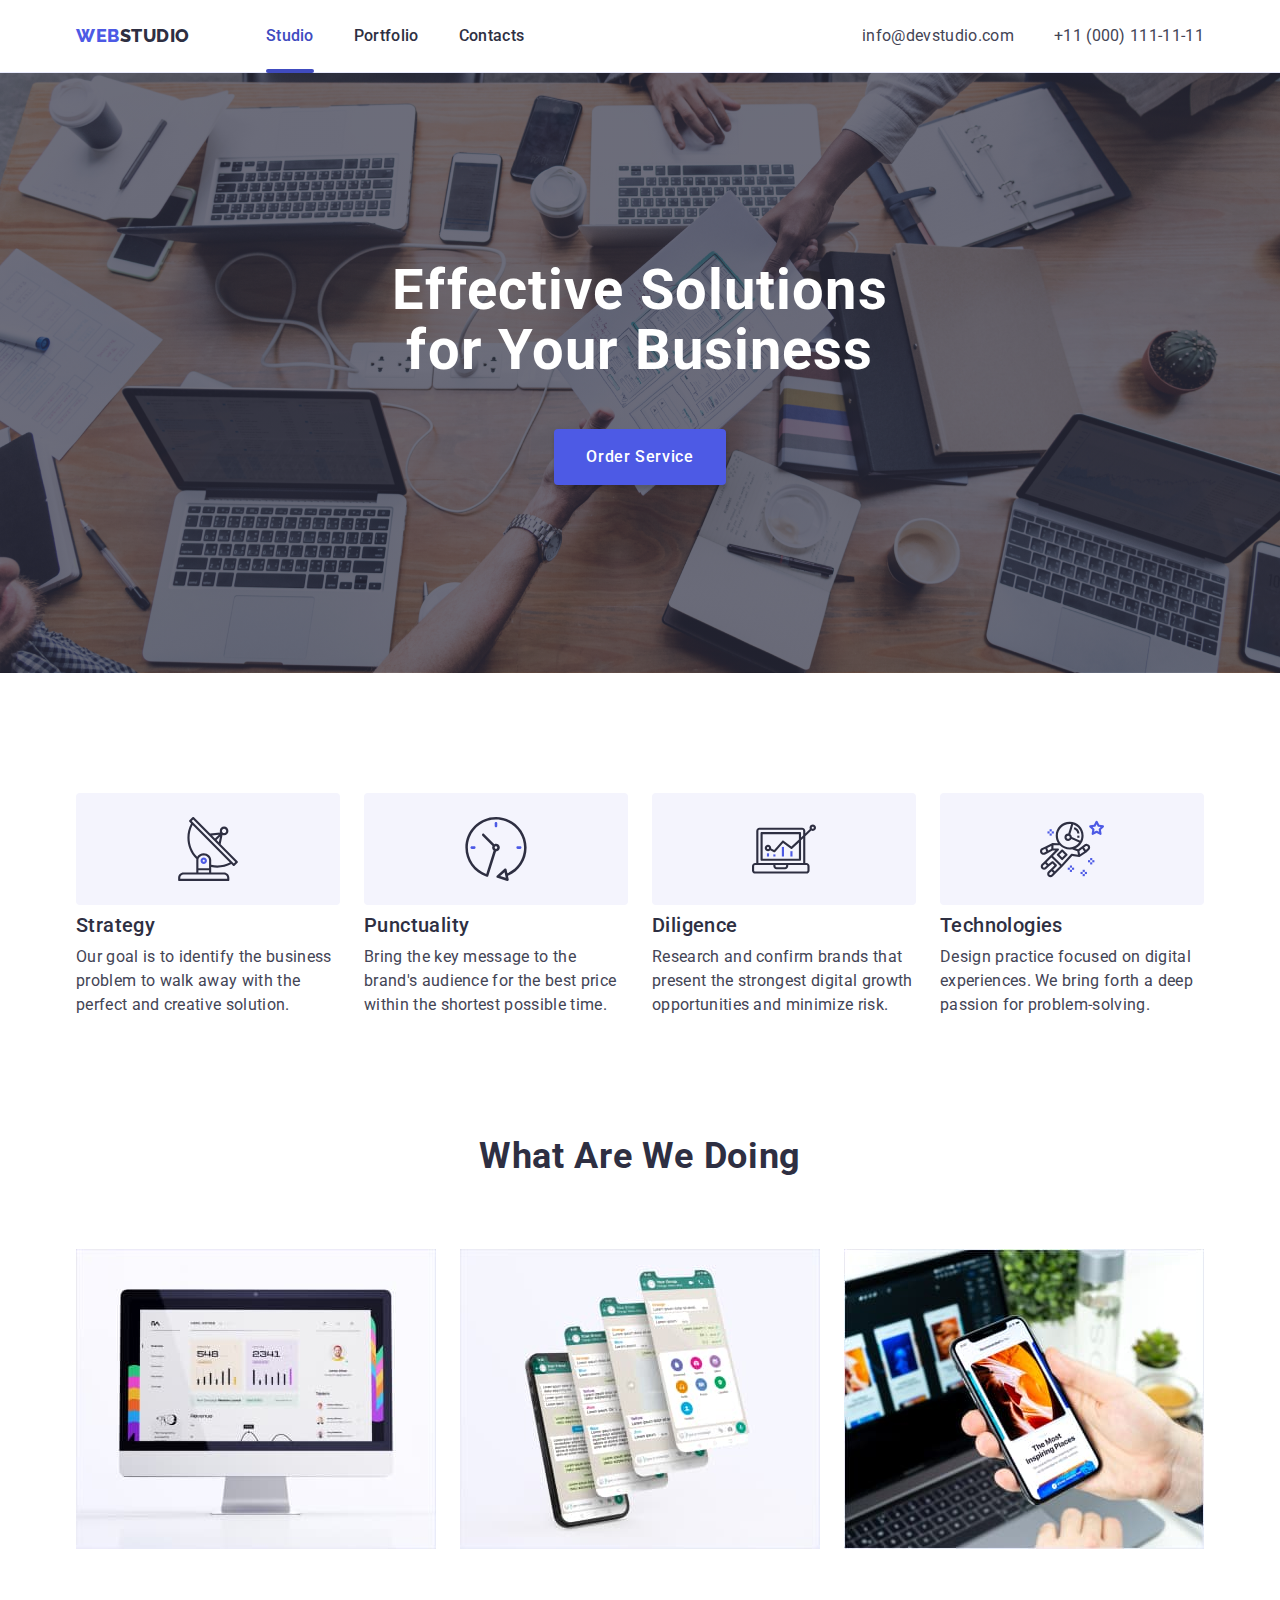
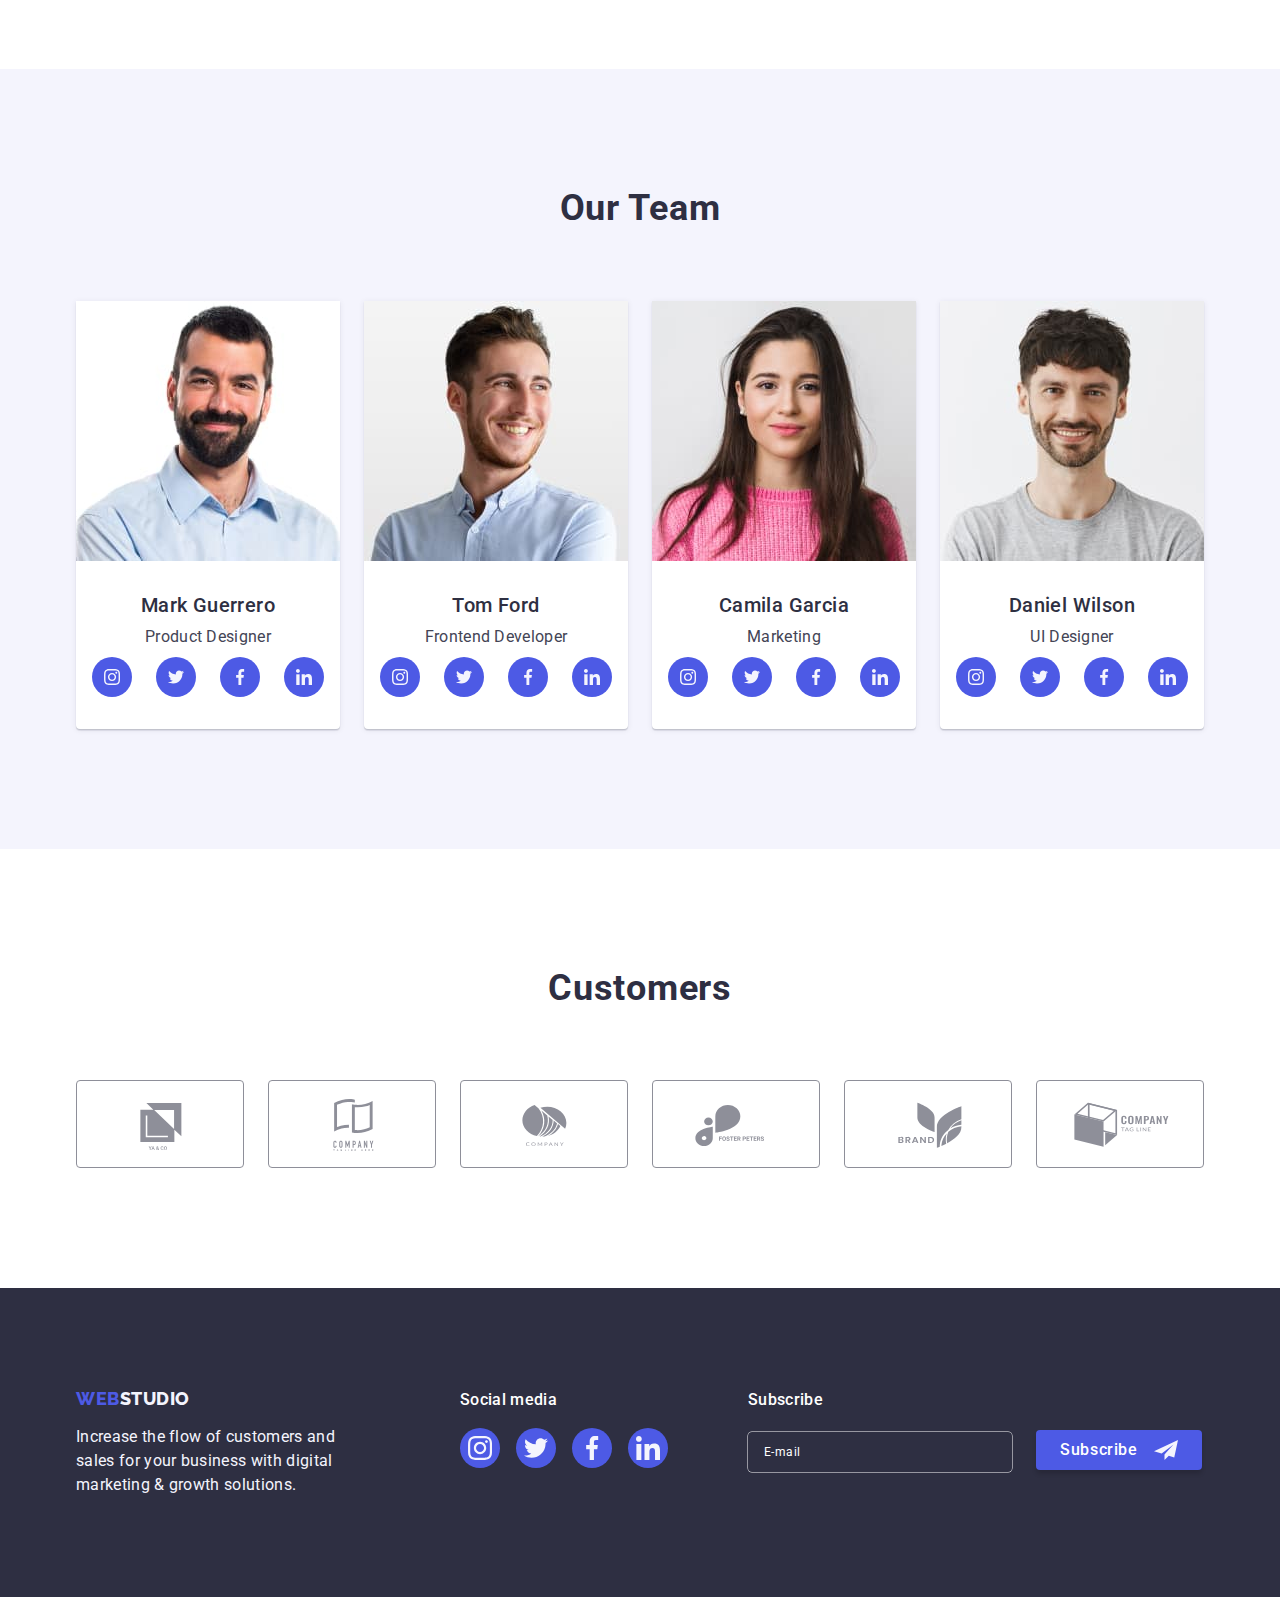
<file: index.html>
<!DOCTYPE html>
<html lang="en">

<head>
  <meta charset="utf-8">
  <meta name="description" content="This is a page">
  <link rel="stylesheet" href="https://cdnjs.cloudflare.com/ajax/libs/modern-normalize/1.0.0/modern-normalize.min.css">
  <link href="css/styles.css" rel="stylesheet" type="text/css">
  <link rel="preconnect" href="https://fonts.googleapis.com">
  <link rel="preconnect" href="https://fonts.gstatic.com" crossorigin>
  <link href="https://fonts.googleapis.com/css2?family=Roboto:wght@400;500;700;900&display=swap" rel="stylesheet">
  <link href="https://fonts.googleapis.com/css?family=Raleway:800&display=swap" rel="stylesheet">
  <title>WebStudio - Main page</title>
</head>

<body>

  <header class="main-header">
    <div class="container header-container">
      <nav class="navigation-header">
        <!-- Logo -->
        <a href="./index.html" class="logo link">Web<span class="logo-studio">Studio</span></a>
        <!-- Navigation -->
        <ul class="list menu">
          <li><a href="./index.html" class="link menu-link menu-active">Studio</a></li>
          <li><a href="./portfolio.html" class="link menu-link">Portfolio</a></li>
          <li><a href="" class="link menu-link">Contacts</a></li>
        </ul>
      </nav>
      <!-- Contacts -->
      <address class="address">
        <ul class="list contacts">
          <li><a href="mailto:info@devstudio.com" class="link contact">info@devstudio.com</a></li>
          <li><a href="tel:+110001111111" class="link contact">+11 (000) 111-11-11</a></li>
        </ul>
      </address>
    </div>
  </header>


  <main>

    <!-- Section 1 - Hero -->
    <section class="section hero">
      <div class="container">
        <h1 class="hero-header">Effective Solutions for Your Business</h1>
        <button data-modal-open class="btn-primary" type="button">Order Service</button>
      </div>

    </section>

    <!-- Section 2 - Description -->
    <section class="section-dp">
      <div class="container">
        <h2 class="section-header hidden">Features</h2>
        <ul class="list features">
          <li class="features-item">
            <div class="features-icon">
              <svg class="features-icon-svg" width="64" height="64">
                <use href="./images/icons.svg#icon-features_01_antenna"></use>
              </svg>
            </div>
            <h3 class="subheader">Strategy</h3>
            <p class="paragraph">
              Our goal is to identify the business problem to walk away with the perfect and creative solution.
            </p>
          </li>
          <li class="features-item icon-punctuality">
            <div class="features-icon">
              <svg class="features-icon-svg" width="64" height="64">
                <use href="./images/icons.svg#icon-features_02_clock"></use>
              </svg>
            </div>
            <h3 class="subheader">Punctuality</h3>
            <p class="paragraph">
              Bring the key message to the brand's audience for the best price within the shortest possible time.
            </p>
          </li>
          <li class="features-item icon-diligence">
            <div class="features-icon">
              <svg class="features-icon-svg" width="64" height="64">
                <use href="./images/icons.svg#icon-features_03_diagram"></use>
              </svg>
            </div>
            <h3 class="subheader">Diligence</h3>
            <p class="paragraph">
              Research and confirm brands that present the strongest digital growth opportunities and minimize risk.
            </p>
          </li>
          <li class="features-item icon-technology">
            <div class="features-icon">
              <svg class="features-icon-svg" width="64" height="64">
                <use href="./images/icons.svg#icon-features_04_astronaut"></use>
              </svg>
            </div>
            <h3 class="subheader">Technologies</h3>
            <p class="paragraph">
              Design practice focused on digital experiences. We bring forth a deep passion for problem-solving.
            </p>
          </li>
        </ul>
      </div>
    </section>

    <!-- Section 3 - Services -->
    <section class="section">
      <div class="container">
        <h2 class="section-header services-header">What are we doing</h2>
        <ul class="list services">
          <li class="services-item"><img src="./images/img_1.jpg" alt="Website displayed on Apple monitor" width="360">
          </li>
          <li class="services-item"><img src="./images/img_2.jpg" alt="Mobile app design showcase" width="360"></li>
          <li class="services-item"><img src="./images/img_3.jpg" alt="Hand with smartphone" width="360"></li>
        </ul>
      </div>
    </section>

    <!-- Section 4 - Our Team -->
    <section class="section-dp section-accent">
      <div class="container">
        <h2 class="section-header team-header">Our Team</h2>
        <ul class="list team">

          <li class="team-item">
            <img src="./images/team/01_mark_guerrero.jpg" alt="Mark Guerrero" width="264">
            <div class="team-item-text">
              <h3 class="subheader">Mark Guerrero</h3>
              <p class="paragraph">Product Designer</p>
              <ul class="list team-item-social">
                <li class="team-item-social-icon">
                  <a href="" class="link social-link">
                    <svg class="social-svg" width="16" height="16">
                      <use href="./images/icons.svg#icon-social_01_instagram"></use>
                    </svg>
                  </a>
                </li>
                <li class="team-item-social-icon">
                  <a href="" class="link social-link">
                    <svg class="social-svg" width="16" height="16">
                      <use href="./images/icons.svg#icon-social_02_twitter"></use>
                    </svg>
                  </a>
                </li>
                <li class="team-item-social-icon">
                  <a href="" class="link social-link">
                    <svg class="social-svg" width="16" height="16">
                      <use href="./images/icons.svg#icon-social_03_fb"></use>
                    </svg>
                  </a>
                </li>
                <li class="team-item-social-icon">
                  <a href="" class="link social-link">
                    <svg class="social-svg" width="16" height="16">
                      <use href="./images/icons.svg#icon-social_04_linkedin"></use>
                    </svg>
                  </a>
                </li>
              </ul>
            </div>
          </li>

          <li class="team-item">
            <img src="./images/team/02_tom_ford.jpg" alt="Tom Ford" width="264">
            <div class="team-item-text">
              <h3 class="subheader">Tom Ford</h3>
              <p class="paragraph">Frontend Developer</p>
              <ul class="list team-item-social">
                <li class="team-item-social-icon">
                  <a href="" class="link social-link">
                    <svg class="social-svg" width="16" height="16">
                      <use href="./images/icons.svg#icon-social_01_instagram"></use>
                    </svg>
                  </a>
                </li>
                <li class="team-item-social-icon">
                  <a href="" class="link social-link">
                    <svg class="social-svg" width="16" height="16">
                      <use href="./images/icons.svg#icon-social_02_twitter"></use>
                    </svg>
                  </a>
                </li>
                <li class="team-item-social-icon">
                  <a href="" class="link social-link">
                    <svg class="social-svg" width="16" height="16">
                      <use href="./images/icons.svg#icon-social_03_fb"></use>
                    </svg>
                  </a>
                </li>
                <li class="team-item-social-icon">
                  <a href="" class="link social-link">
                    <svg class="social-svg" width="16" height="16">
                      <use href="./images/icons.svg#icon-social_04_linkedin"></use>
                    </svg>
                  </a>
                </li>
              </ul>
            </div>
          </li>
          <li class="team-item">
            <img src="./images/team/03_camila_garcia.jpg" alt="Camila Garcia" width="264">
            <div class="team-item-text">
              <h3 class="subheader">Camila Garcia</h3>
              <p class="paragraph">Marketing</p>
              <ul class="list team-item-social">
                <li class="team-item-social-icon">
                  <a href="" class="link social-link">
                    <svg class="social-svg" width="16" height="16">
                      <use href="./images/icons.svg#icon-social_01_instagram"></use>
                    </svg>
                  </a>
                </li>
                <li class="team-item-social-icon">
                  <a href="" class="link social-link">
                    <svg class="social-svg" width="16" height="16">
                      <use href="./images/icons.svg#icon-social_02_twitter"></use>
                    </svg>
                  </a>
                </li>
                <li class="team-item-social-icon">
                  <a href="" class="link social-link">
                    <svg class="social-svg" width="16" height="16">
                      <use href="./images/icons.svg#icon-social_03_fb"></use>
                    </svg>
                  </a>
                </li>
                <li class="team-item-social-icon">
                  <a href="" class="link social-link">
                    <svg class="social-svg" width="16" height="16">
                      <use href="./images/icons.svg#icon-social_04_linkedin"></use>
                    </svg>
                  </a>
                </li>
              </ul>
            </div>
          </li>
          <li class="team-item">
            <img src="./images/team/04_daniel_wilson.jpg" alt="Daniel Wilson" width="264">
            <div class="team-item-text">
              <h3 class="subheader">Daniel Wilson</h3>
              <p class="paragraph">UI Designer</p>
              <ul class="list team-item-social">
                <li class="team-item-social-icon">
                  <a href="" class="link social-link">
                    <svg class="social-svg" width="16" height="16">
                      <use href="./images/icons.svg#icon-social_01_instagram"></use>
                    </svg>
                  </a>
                </li>
                <li class="team-item-social-icon">
                  <a href="" class="link social-link">
                    <svg class="social-svg" width="16" height="16">
                      <use href="./images/icons.svg#icon-social_02_twitter"></use>
                    </svg>
                  </a>
                </li>
                <li class="team-item-social-icon">
                  <a href="" class="link social-link">
                    <svg class="social-svg" width="16" height="16">
                      <use href="./images/icons.svg#icon-social_03_fb"></use>
                    </svg>
                  </a>
                </li>
                <li class="team-item-social-icon">
                  <a href="" class="link social-link">
                    <svg class="social-svg" width="16" height="16">
                      <use href="./images/icons.svg#icon-social_04_linkedin"></use>
                    </svg>
                  </a>
                </li>
              </ul>
            </div>
          </li>
        </ul>
      </div>
    </section>

    <!-- Section 5 - Customers -->
    <section class="section-dp">
      <div class="container">
        <h2 class="section-header customers-header">Customers</h2>
        <ul class="list customers-list">

          <li class="customers-list-item">
            <a href="" class="customers-list-link">
              <svg class="customers-icon" width="104" height="56">
                <use href="./images/icons.svg#icon-customer_logo_01"></use>
              </svg>
            </a>
          </li>
          <li class="customers-list-item">
            <a href="#" class="customers-list-link">
              <svg class="customers-icon" width="104" height="56">
                <use href="./images/icons.svg#icon-customer_logo_02"></use>
              </svg>
            </a>
          </li>
          <li class="customers-list-item">
            <a href="#" class="customers-list-link">
              <svg class="customers-icon" width="104" height="56">
                <use href="./images/icons.svg#icon-customer_logo_03"></use>
              </svg>
            </a>
          </li>
          <li class="customers-list-item">
            <a href="#" class="customers-list-link">
              <svg class="customers-icon" width="104" height="56">
                <use href="./images/icons.svg#icon-customer_logo_04"></use>
              </svg>
            </a>
          </li>
          <li class="customers-list-item">
            <a href="#" class="customers-list-link">
              <svg class="customers-icon" width="104" height="56">
                <use href="./images/icons.svg#icon-customer_logo_05"></use>
              </svg>
            </a>
          </li>
          <li class="customers-list-item">
            <a href="#" class="customers-list-link">
              <svg class="customers-icon" width="104" height="56">
                <use href="./images/icons.svg#icon-customer_logo_06"></use>
              </svg>
            </a>
          </li>
        </ul>
      </div>
    </section>

  </main>

  <footer class="footer section">
    <div class="container footer-container">
      <div class="footer-logo">
        <a href="./index.html" class="logo link">Web<span class="logo-studio-dark">Studio</span></a>
        <p class="footer-paragraph">
          Increase the flow of customers and sales for your business with digital
          marketing & growth solutions.
        </p>
      </div>

      <div class="footer-social">
        <p class="footer-social-text">Social media</p>
        <ul class="list footer-social-list">
          <li class="footer-social-icon">
            <a href="" class="link social-link footer-social-link">
              <svg class="social-svg" width="24" height="24">
                <use href="./images/icons.svg#icon-social_01_instagram"></use>
              </svg>
            </a>
          </li>
          <li class="footer-social-icon">
            <a href="" class="link social-link footer-social-link">
              <svg class="social-svg" width="24" height="24">
                <use href="./images/icons.svg#icon-social_02_twitter"></use>
              </svg>
            </a>
          </li>
          <li class="footer-social-icon">
            <a href="" class="link social-link footer-social-link">
              <svg class="social-svg" width="24" height="24">
                <use href="./images/icons.svg#icon-social_03_fb"></use>
              </svg>
            </a>
          </li>
          <li class="footer-social-icon">
            <a href="" class="link social-link footer-social-link">
              <svg class="social-svg" width="24" height="24">
                <use href="./images/icons.svg#icon-social_04_linkedin"></use>
              </svg>
            </a>
          </li>
        </ul>
      </div>

      <div class="footer-subscribe">
        <p class="footer-social-text">Subscribe</p>
        <form class="subscribe-form">
          <label>
            <input class="form-input footer-subscribe-input" type="email" placeholder="E-mail">
          </label>
          <button class="btn-primary btn-subscribe" type="submit">Subscribe
            <svg class="social-svg" width="24" height="24">
              <use href="./images/icons.svg#icon_subscribe"></use>
            </svg>
          </button>
        </form>
      </div>

    </div>
  </footer>

  <!-- Modal window -->
  <div data-modal class="is-hidden backdrop">
    <div class="modal-window">
      <button data-modal-close class="modal-close" type="button">
        <svg class="modal-close-icon" width="8" height="8">
          <use href="./images/icons.svg#icon-close-svg"></use>
        </svg>
      </button>

      <p class="modal-title">Leave your contacts and we will call you back</p>

      <form class="modal-form" name="contactForm" autocomplete="on">

        <label class="form-label">Name
          <input class="form-input" type="text" name="name" id="name" required>
          <svg class="form-input-icon" width="18" height="24">
            <use href="./images/icons.svg#icon-login"></use>>
          </svg>

        </label>

        <label class="form-label">Phone
          <input class="form-input" type="tel" name="phone" id="phone">
          <svg class="form-input-icon" width="18" height="24">
            <use href="./images/icons.svg#icon-phone"></use>>
          </svg>

        </label>

        <label class="form-label">Email
          <input class="form-input" type="email" name="email" id="name" required>
          <svg class="form-input-icon" width="18" height="24">
            <use href="./images/icons.svg#icon-email"></use>>
          </svg>
        </label>

        <label class="form-label modal-textarea-label">Comment
          <textarea class="form-textarea" rows="8" name="comment" placeholder="Enter your comment here"></textarea>
        </label>

        <label class="checkbox">
          <input class="checkbox-input" type="checkbox" name="terms" id="terms" required>
          <!-- <span class="checkbox-marker"></span> -->
          <span class="checkbox-box">
            <svg class="checkmark" width="10" height="8">
              <use href="./images/icons.svg#icon-checkmark"></use>
            </svg>
          </span>
          I accept the terms and conditions of the&nbsp; <a class="form-link" href="">Privacy Policy</a>
        </label>
        <button class="btn-primary modal-btn-send" type="submit">
          Send
        </button>

      </form>


    </div>
  </div>

  <!-- Script - Modal window -->
  <script src="./js/modal.js"></script>

</body>

</html>
</file>
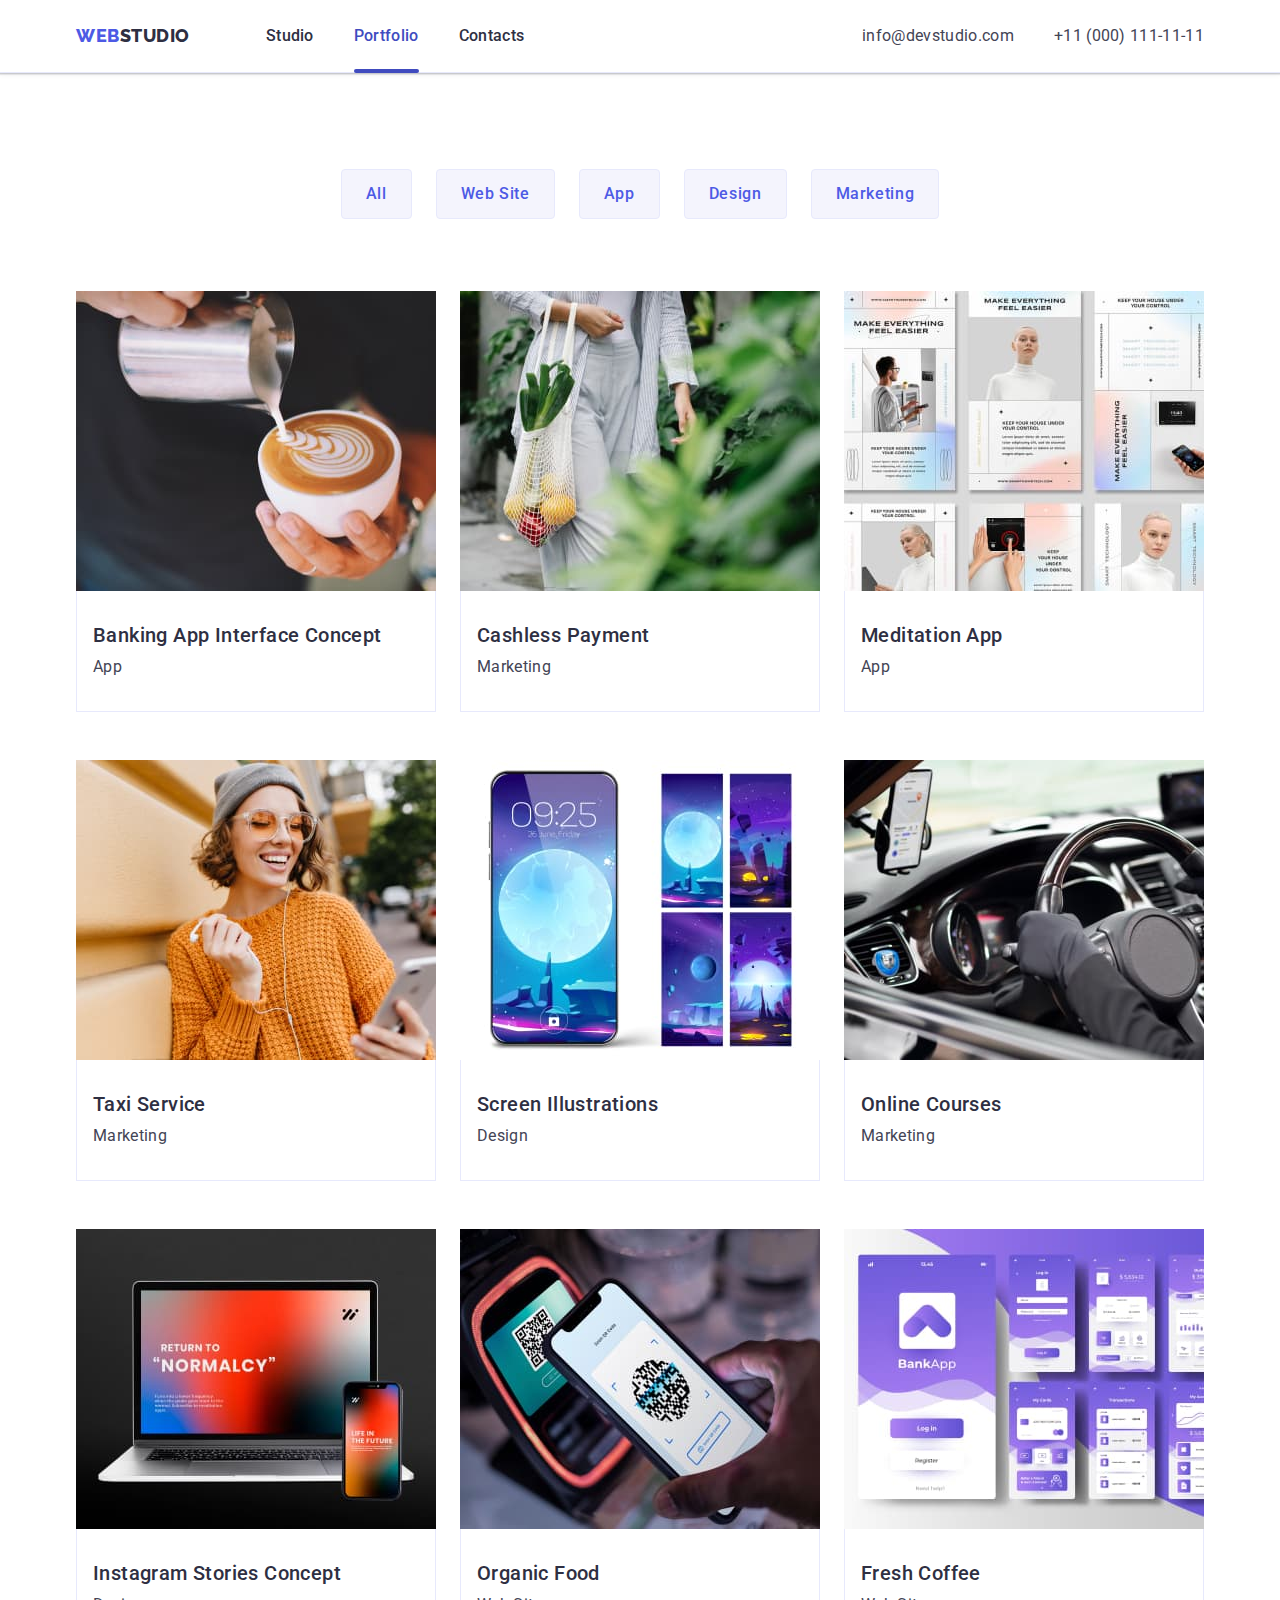
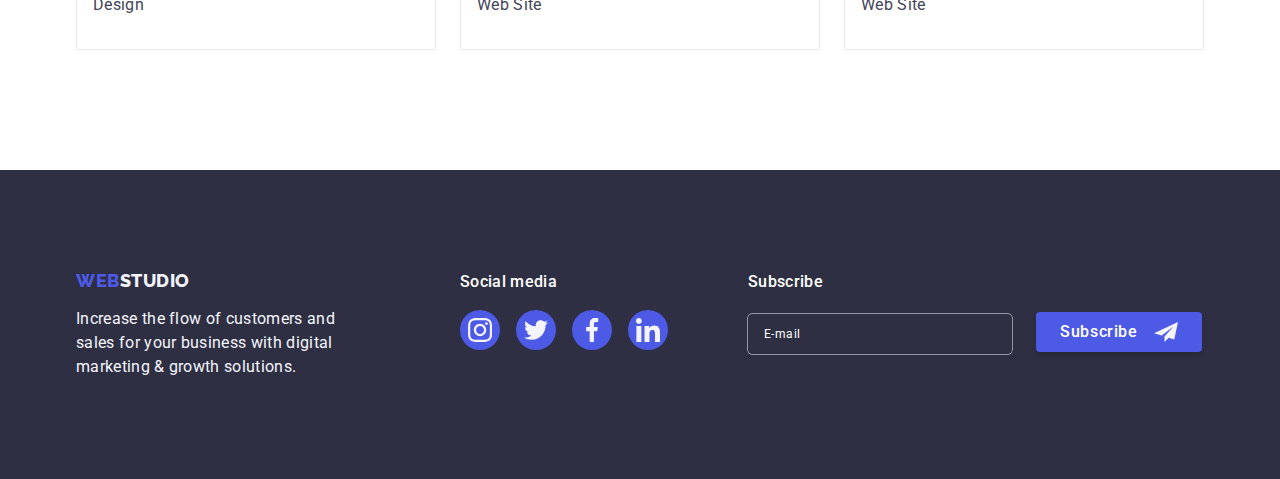
<file: portfolio.html>
<!DOCTYPE html>
<html lang="en">

<head>
  <meta charset="utf-8">
  <meta name="description" content="This is a page">
  <link rel="stylesheet"
    href="https://cdnjs.cloudflare.com/ajax/libs/modern-normalize/1.0.0/modern-normalize.min.css" />
  <link href="css/styles.css" rel="stylesheet" type="text/css">
  <link rel="preconnect" href="https://fonts.googleapis.com">
  <link rel="preconnect" href="https://fonts.gstatic.com" crossorigin>
  <link href="https://fonts.googleapis.com/css2?family=Roboto:wght@400;500;700;900&display=swap" rel="stylesheet">
  <link href="https://fonts.googleapis.com/css?family=Raleway:800&display=swap" rel="stylesheet">
  <title>WebStudio - Portfolio</title>
</head>

<body>
  <header class="main-header">
    <div class="container header-container">
      <nav class="navigation-header">
        <!-- Logo -->
        <a href="./index.html" class="logo link">Web<span class="logo-studio">Studio</span></a>
        <!-- Navigation -->
        <ul class="list menu">
          <li><a href="./index.html" class="link menu-link">Studio</a></li>
          <li><a href="./portfolio.html" class="link menu-link menu-active">Portfolio</a></li>
          <li><a href="" class="link menu-link">Contacts</a></li>
        </ul>
      </nav>
      <!-- Contacts -->
      <address class="address">
        <ul class="list contacts">
          <li><a href="mailto:info@devstudio.com" class="link contact">info@devstudio.com</a></li>
          <li><a href="tel:+110001111111" class="link contact">+11 (000) 111-11-11</a></li>
        </ul>
      </address>
    </div>
  </header>

  <main>
    <section class="section-portfolio">
      <div class="container">
        <h1 hidden>Portfolio</h1>

        <!-- Buttons with filters -->
        <ul class="list filters">
          <li>
            <button type="button" class="filter-button">All</button>
          </li>
          <li>
            <button type="button" class="filter-button">Web Site</button>
          </li>
          <li>
            <button type="button" class="filter-button">App</button>
          </li>
          <li>
            <button type="button" class="filter-button">Design</button>
          </li>
          <li>
            <button type="button" class="filter-button">Marketing</button>
          </li>
        </ul>

        <!-- Portfolio items -->
        <ul class="list portfolio">
          <!-- 1st row -->



          <li class="portfolio-item">
            <a href="#" class="link portfolio-item-link">
              <div class="portfolio-item-box">
                <img src="./images/portfolio/img.jpg" alt="Banking app" width="360">
                <p class="portfolio-item-overlay">14 Stylish and User-Friendly App Design Concepts · Task Manager
                  App · Calorie Tracker App · Exotic Fruit Ecommerce App · Cloud Storage App
                </p>

              </div>
              <div class="portfolio-item-text">
                <h2 class="subheader">Banking App Interface Concept</h2>
                <p class="paragraph">App</p>
              </div>
            </a>
          </li>

          <li class="portfolio-item">
            <a href="#" class="link portfolio-item-link">
              <div class="portfolio-item-box">
                <img src="./images/portfolio/img-1.jpg" alt="Cashless payment" width="360">
                <p class="portfolio-item-overlay">14 Stylish and User-Friendly App Design Concepts · Task Manager App ·
                  Calorie Tracker App · Exotic Fruit Ecommerce App · Cloud Storage App
                </p>
              </div>
              <div class="portfolio-item-text">
                <h2 class="subheader">Cashless Payment</h2>
                <p class="paragraph">Marketing</p>
              </div>
            </a>
          </li>
          <li class="portfolio-item">
            <a href="#" class="link portfolio-item-link">
              <div class="portfolio-item-box">
                <img src="./images/portfolio/img-2.jpg" alt="Meditation app" width="360">
                <p class="portfolio-item-overlay">14 Stylish and User-Friendly App Design Concepts · Task Manager
                  App · Calorie Tracker App · Exotic Fruit Ecommerce App · Cloud Storage App
                </p>
              </div>
              <div class="portfolio-item-text">
                <h2 class="subheader">Meditation App</h2>
                <p class="paragraph">App</p>
              </div>
            </a>
          </li>
          <!-- 2nd row -->
          <li class="portfolio-item">
            <a href="#" class="link portfolio-item-link">
              <div class="portfolio-item-box">
                <img src="./images/portfolio/img-3.jpg" alt="Taxi Service" width="360">
                <p class="portfolio-item-overlay">14 Stylish and User-Friendly App Design Concepts · Task Manager
                  App · Calorie Tracker App · Exotic Fruit Ecommerce App · Cloud Storage App
                </p>
              </div>
              <div class="portfolio-item-text">
                <h2 class="subheader">Taxi Service</h2>
                <p class="paragraph">Marketing</p>
              </div>
            </a>
          </li>
          <li class="portfolio-item">
            <a href="#" class="link portfolio-item-link">
              <div class="portfolio-item-box">
                <img src="./images/portfolio/img-4.jpg" alt="Cashless payment" width="360">
                <p class="portfolio-item-overlay">14 Stylish and User-Friendly App Design Concepts · Task Manager
                  App · Calorie Tracker App · Exotic Fruit Ecommerce App · Cloud Storage App
                </p>
              </div>
              <div class="portfolio-item-text">
                <h2 class="subheader">Screen Illustrations</h2>
                <p class="paragraph">Design</p>
              </div>
            </a>
          </li>
          <li class="portfolio-item">
            <a href="#" class="link portfolio-item-link">
              <div class="portfolio-item-box">
                <img src="./images/portfolio/img-5.jpg" alt="Online Courses" width="360">
                <p class="portfolio-item-overlay">14 Stylish and User-Friendly App Design Concepts · Task Manager
                  App · Calorie Tracker App · Exotic Fruit Ecommerce App · Cloud Storage App
                </p>
              </div>
              <div class="portfolio-item-text">
                <h2 class="subheader">Online Courses</h2>
                <p class="paragraph">Marketing</p>
              </div>
            </a>
          </li>
          <!-- 3rd row -->
          <li class="portfolio-item">
            <a href="#" class="link portfolio-item-link">
              <div class="portfolio-item-box">
                <img src="./images/portfolio/img-6.jpg" alt="Instagram Stories Concept" width="360">
                <p class="portfolio-item-overlay">14 Stylish and User-Friendly App Design Concepts · Task Manager
                  App · Calorie Tracker App · Exotic Fruit Ecommerce App · Cloud Storage App
                </p>
              </div>
              <div class="portfolio-item-text">
                <h2 class="subheader">Instagram Stories Concept</h2>
                <p class="paragraph">Design</p>
              </div>
            </a>
          </li>
          <li class="portfolio-item">
            <a href="#" class="link portfolio-item-link">
              <div class="portfolio-item-box">
                <img src="./images/portfolio/img-7.jpg" alt="Organic Food" width="360">
                <p class="portfolio-item-overlay">14 Stylish and User-Friendly App Design Concepts · Task Manager
                  App · Calorie Tracker App · Exotic Fruit Ecommerce App · Cloud Storage App
                </p>
              </div>
              <div class="portfolio-item-text">
                <h2 class="subheader">Organic Food</h2>
                <p class="paragraph">Web Site</p>
              </div>
            </a>
          </li>
          <li class="portfolio-item">
            <a href="#" class="link portfolio-item-link">
              <div class="portfolio-item-box">
                <img src="./images/portfolio/img-8.jpg" alt="Fresh Coffee" width="360">
                <p class="portfolio-item-overlay">14 Stylish and User-Friendly App Design Concepts · Task Manager
                  App · Calorie Tracker App · Exotic Fruit Ecommerce App · Cloud Storage App
                </p>
              </div>
              <div class="portfolio-item-text">
                <h2 class="subheader">Fresh Coffee</h2>
                <p class="paragraph">Web Site</p>
              </div>
            </a>
          </li>
        </ul>
      </div>
    </section>
  </main>

  <footer class="footer section">
    <div class="container footer-container">
      <div class="footer-logo">
        <a href="./index.html" class="logo link">Web<span class="logo-studio-dark">Studio</span></a>
        <p class="footer-paragraph">
          Increase the flow of customers and sales for your business with digital
          marketing & growth solutions.
        </p>
      </div>

      <div class="footer-social">
        <p class="footer-social-text">Social media</p>
        <ul class="list footer-social-list">
          <li class="footer-social-icon">
            <a href="" class="link social-link footer-social-link">
              <svg class="social-svg" width="24" height="24">
                <use href="./images/icons.svg#icon-social_01_instagram"></use>
              </svg>
            </a>
          </li>
          <li class="footer-social-icon">
            <a href="" class="link social-link footer-social-link">
              <svg class="social-svg" width="24" height="24">
                <use href="./images/icons.svg#icon-social_02_twitter"></use>
              </svg>
            </a>
          </li>
          <li class="footer-social-icon">
            <a href="" class="link social-link footer-social-link">
              <svg class="social-svg" width="24" height="24">
                <use href="./images/icons.svg#icon-social_03_fb"></use>
              </svg>
            </a>
          </li>
          <li class="footer-social-icon">
            <a href="" class="link social-link footer-social-link">
              <svg class="social-svg" width="24" height="24">
                <use href="./images/icons.svg#icon-social_04_linkedin"></use>
              </svg>
            </a>
          </li>
        </ul>
      </div>


      <div class="footer-subscribe">
        <p class="footer-social-text">Subscribe</p>
        <form class="subscribe-form">
          <label>
            <input class="form-input footer-subscribe-input" type="email" placeholder="E-mail">
          </label>
          <button class="btn-primary btn-subscribe" type="submit">Subscribe
            <svg class="social-svg" width="24" height="24">
              <use href="./images/icons.svg#icon_subscribe"></use>
            </svg>
          </button>
        </form>
      </div>
    </div>
  </footer>

  <!-- Script - Modal window -->
  <script src="./js/modal.js"></script>


</body>

</html>
</file>
<file: css/styles.css>
:root {
  /* Colors */
  --primaryBrandColor: #4d5ae5;
  --textColor: #434455;
  --darkColor: #2e2f42;
  --pressedStateColor: #404bbf;
  --accentColor: #e7e9fc;
  --lightBackgroundColor: #f4f4fd;
  --bodyColor: #fff;
  --backgroundOverlayColor: rgba(46, 47, 66, 0.702);
  --lightSlateColor: #8e8f99;
  --successColor: #31d0aa;
  --portfolioScrollbar: rgba(244, 244, 253, 0.8);
  --portfolioScrollbarActive: rgba(244, 244, 253, 0.4);
  --modalWindow: #fcfcfc;
  --modacBackdropColor: rgba(46, 47, 66, 0.4);
  --textModalTransparentColor: rgba(46, 47, 66, 0.4);

  /* transitions */
  --standardTransition: 250ms cubic-bezier(0.4, 0, 0.2, 1);
}

html {
  padding: 0;
}

body {
  font-family: 'Roboto', sans-serif;
  font-weight: 400;
  font-size: 16px;
  line-height: 1.5em; /* 24/16 */
  letter-spacing: 0.02em;
  color: var(--textColor);
  background-color: var(--bodyColor);
}

img {
  display: block;
}

h1,
h2,
h3,
h4,
h5,
h6,
p {
  margin: 0;
}
/* ****************************************************** */
/* Generic styles */
/* ****************************************************** */

.list {
  list-style: none;
  padding: 0;
}

.link {
  text-decoration: none;
  cursor: pointer;
  display: block;
}

.section-header {
  font-style: normal;
  font-weight: 700;
  font-size: 36px;
  line-height: 1.11em; /* 40/36 */
  text-align: center;
  letter-spacing: 0.02em;
  text-transform: capitalize;
  color: var(--darkColor);
}

.subheader {
  font-weight: 500;
  font-size: 20px;
  line-height: 1.2em;
  letter-spacing: 0.02em;
  color: var(--darkColor);
  margin-bottom: 8px;
}

.paragraph {
  font-size: 16px;
  line-height: 1.5em;
  letter-spacing: 0.02em;
  color: var(--textColor);
}

.section {
  padding: 0 0 120px 0;
}

.section-dp {
  padding: 120px 0;
}

.section-accent {
  background-color: var(--lightBackgroundColor);
}

.container {
  width: 1158px;
  margin: 0 auto;
  padding: 0 15px 0 15px;
}

.btn-primary {
  font-family: 'Roboto', sans-serif;
  font-size: 16px;
  line-height: 1.5em;
  letter-spacing: 0.04em;
  color: var(--bodyColor);
  font-weight: 500;

  background-color: var(--primaryBrandColor);
  padding: 16px 32px;
  border: none;
  box-shadow: 0px 4px 4px rgba(0, 0, 0, 0.15);
  border-radius: 4px;
  cursor: pointer;
  margin: 0 auto;
  min-width: 169px;

  display: block;
  margin: 0 auto;

  /* transition values */
  transition: background-color 250ms var(--standardTransition);
}

.btn-primary:hover,
.btn-primary:focus {
  color: var(--bodyColor);
  background-color: var(--pressedStateColor);
}

.social-link {
  width: 100%;
  height: 100%;
  display: flex;
  justify-content: center;
  align-items: center;
  gap: 0;
  background-color: var(--primaryBrandColor);
  border-radius: 50% 50%;
  /* transition values */
  transition: background-color 250ms var(--standardTransition);
}

.social-link:hover,
.social-link:focus {
  background-color: var(--pressedStateColor);
}

.social-svg {
  fill: var(--lightBackgroundColor);
}

.visually-hidden {
  position: absolute;
  width: 1px;
  height: 1px;
  margin: -1px;
  border: 0;
  padding: 0;

  white-space: nowrap;
  clip-path: inset(100%);
  clip: rect(0 0 0 0);
  overflow: hidden;
}

/* Checkbox styling */
.checkbox {
  display: flex;
  flex-direction: row;
  align-items: center;
  margin-bottom: 24px;
  font-family: 'Roboto';
  font-size: 12px;
  line-height: 1.17em;
  letter-spacing: 0.04em;
  color: var(--lightSlateColor);
  position: relative;
  cursor: pointer;
}

.checkbox-input {
  height: auto;
  -webkit-appearance: none;
  -moz-appearance: none;
  appearance: none;

  position: absolute;
  width: 1px;
  height: 1px;
  margin: -1px;
  border: 0;
  padding: 0;

  white-space: nowrap;
  clip-path: inset(100%);
  clip: rect(0 0 0 0);
  overflow: hidden;
}

.checkbox-box {
  border-radius: 2px;
  width: 16px;
  height: 16px;
  border: 1px solid var(--textModalTransparentColor);
  margin-right: 8px;
  display: flex;
  justify-content: center;
  align-items: center;
  color: transparent;

  transition: border var(--standardTransition),
    background-color var(--standardTransition), color var(--standardTransition);
}

.checkmark {
  width: 10px;
  height: 8px;
  fill: currentColor;
}

.checkbox-input:hover + .checkbox-box,
.checkbox-input:focus + .checkbox-box {
  border: 1px solid var(--pressedStateColor);
}

/* Checked */

.checkbox-input:checked + .checkbox-box {
  background-color: var(--pressedStateColor);
  color: var(--bodyColor);
}

/* Input fields styling */

.form-label {
  width: 100%;
  font-size: 12px;
  line-height: 1.17em;
  letter-spacing: 0.01em;
  color: var(--lightSlateColor);
  position: relative;
  margin-bottom: 8px;
  display: block;
}

.form-input {
  height: 40px;
  width: 100%;
  margin-top: 4px;
  border: 1px solid var(--textModalTransparentColor);
  border-radius: 4px;
  padding: 8px 8px 8px 38px;
  color: var(--darkColor);
  font-size: 16px;
  line-height: 1.17em;
  letter-spacing: 0.04em;
  transition: border var(--standardTransition);
  background-color: transparent;
}

.form-input-icon {
  position: absolute;
  bottom: 8px;
  left: 16px;
  fill: var(--darkColor);
  pointer-events: none;
  transition: fill var(--standardTransition);
}

.form-input:hover,
.form-input:focus {
  border: 1px solid var(--pressedStateColor);
}

.form-input:hover + .form-input-icon,
.form-input:focus + .form-input-icon {
  fill: var(--pressedStateColor);
}

.form-input:focus-visible,
.form-input:focus-within,
.form-textarea:focus-visible,
.form-textarea:focus-within {
  border: 1px solid var(--pressedStateColor);
  outline: none;
}

/* Textarea styling */

.form-textarea {
  width: 100%;
  border: 1px solid var(--textModalTransparentColor);
  border-radius: 4px;
  padding: 8px;
  font-size: 12px;
  line-height: 1.17em;
  letter-spacing: 0.04em;
  resize: none;
  margin-top: 4px;
  transition: border var(--standardTransition);
}

.form-textarea:hover,
.form-textarea:focus {
  border: 1px solid var(--pressedStateColor);
}

.form-textarea:focus-visible::placeholder,
.form-textarea:focus-within::placeholder {
  opacity: 0;
}
/* ****************************************************** */
/* Header */
/* ****************************************************** */

.main-header {
  border-bottom: 1px solid var(--accentColor);
  box-shadow: 0px 2px 1px rgba(46, 47, 66, 0.08),
    0px 1px 1px rgba(46, 47, 66, 0.16), 0px 1px 6px rgba(46, 47, 66, 0.08);
}

.header-container {
  display: flex;
  align-items: center;
}

.navigation-header {
  display: flex;
  align-items: center;
}

/* Logo */
a.logo {
  font-family: 'Raleway', sans-serif;
  font-size: 18px;
  font-weight: 800;
  color: var(--primaryBrandColor);
  line-height: 1.17em; /* 21/18 */
  text-transform: uppercase;
  letter-spacing: 0.03em;
  text-decoration: none;
  margin: 0 76px 0 0;
}

.logo-studio {
  color: var(--darkColor);
}

.logo-studio-dark {
  color: var(--lightBackgroundColor);
}

.hidden {
  visibility: hidden;
  height: 0;
  margin: 0;
}

/* Menu */
.menu {
  display: flex;
  gap: 40px;
  margin: 0;
}

.menu-link {
  font-weight: 500;
  color: var(--darkColor);
  padding: 24px 0;
  position: relative;
  /* transition values */
  transition: color 250ms var(--standardTransition);
}

.menu-link:hover,
.menu-link:focus,
.menu-link:active {
  color: var(--pressedStateColor);
}

.menu-link:hover::after,
.menu-link:focus::after,
.menu-link:active::after {
  content: '';
  display: block;
  width: 100%;
  height: 4px;
  background-color: var(--pressedStateColor);
  z-index: 1;
  margin: 0;
  padding: 0;
  position: absolute;
  bottom: -1px;
  border-radius: 2px 2px;
  animation: menuAnimation 250ms both;
  transform-origin: center;
}

.menu-active {
  color: var(--pressedStateColor);
}

.menu-active::after {
  content: '';
  display: block;
  width: 100%;
  height: 4px;
  background-color: var(--pressedStateColor);
  z-index: 1;
  margin: 0;
  padding: 0;
  position: absolute;
  bottom: -1px;
  border-radius: 2px 2px;
}

@keyframes menuAnimation {
  0% {
    /* width: 4px; */
    background-color: var(--pressedStateColor);
    transform: scaleX(0%);
  }

  100% {
    /* width: 100%; */
    background-color: var(--pressedStateColor);
    transform: scaleX(100%);
  }
}

/* Contacts */

.address {
  font-style: normal;
  margin-left: auto;
}

.contacts {
  text-indent: 0;
  display: flex;
  gap: 40px;
  margin: 0;
}

.contact {
  text-decoration: none;
  color: var(--textColor);

  /* transition values */
  transition: color 250ms var(--standardTransition);
}

.contact:hover,
.contact:focus {
  color: var(--pressedStateColor);
}

/* ****************************************************** */
/* Section 1 - Hero */
/* ****************************************************** */

.hero {
  background-color: var(--darkColor);
  width: 100%;
  max-width: 1440px;
  padding: 188px 0;
  margin: auto;
  background-image: linear-gradient(
      rgba(46, 47, 66, 0.7),
      rgba(46, 47, 66, 0.7)
    ),
    url(../images/hero-background.jpg);
  background-repeat: no-repeat;
  background-size: cover;
  background-position: 50% 50%;
}

.hero-overlay {
  height: 100%;
  padding: 0 0;
  background-image: url(../images/hero-background.jpg);
  background-repeat: no-repeat;
  background-size: contain;
  background-position: center;
}

.hero-header {
  font-size: 56px;
  color: var(--bodyColor);
  line-height: 1.07em; /* 60/56 */
  text-align: center;
  letter-spacing: 0.02em;
  max-width: 496px;
  margin: 0 auto 48px;
  padding: 0;
}

/* ****************************************************** */
/* Section 2 - Features */
/* ****************************************************** */

.features {
  padding: 0;
  display: flex;
  gap: 24px;
  margin: 0;
}

.features-item {
  width: 264px;
}

.features-item:last-child {
  margin-right: 0;
}

.features-icon {
  display: flex;
  height: 112px;
  background-color: var(--lightBackgroundColor);
  border-radius: 4px;
  margin-bottom: 8px;
  justify-content: center;
  align-items: center;
}

.features-icon-svg {
  width: 64px;
  height: 64px;
}

/* ****************************************************** */
/* Section 3 - Services */
/* ****************************************************** */

.services {
  display: flex;
  gap: 24px;
  margin: 0;
}

.services-header {
  margin-bottom: 72px;
}

.services-item {
  width: calc(100%-3 * 16px);
}

/* ****************************************************** */
/* Section 4 - Team */
/* ****************************************************** */

.team {
  display: flex;
  gap: 24px;
  margin: 0;
}

.team-header {
  margin-bottom: 72px;
}

.team-item {
  background-color: var(--bodyColor);
  width: 264px;
  box-shadow: 0px 1px 6px rgba(46, 47, 66, 0.08),
    0px 1px 1px rgba(46, 47, 66, 0.16), 0px 2px 1px rgba(46, 47, 66, 0.08);
  border-radius: 0px 0px 4px 4px;
  padding: 0;
}

.team-item-text {
  text-align: center;
  padding: 32px 0;
  border-radius: 0 0 4px 4px;
}

.team-item-text > .subheader {
  margin-top: 0;
}

.team-item-text > .paragraph {
  margin-bottom: 0;
}

.team-item-social {
  display: flex;
  gap: 24px;
  align-items: center;
  justify-content: center;
  margin: 8px 0 0;
}

.team-item-social-icon {
  display: flex;
  justify-content: center;
  align-items: center;
  height: 40px;
  width: 40px;
}

/* ****************************************************** */
/* Section 5 - Customers */
/* ****************************************************** */

.customers-header {
  margin-bottom: 72px;
  line-height: 1.1em;
}

.customers-list {
  margin: 0;
  display: flex;
  gap: 24px;
  justify-content: center;
}

.customers-list-item {
  width: calc((100% - (24px * 5)) / 6);
  height: 88px;
}

.customers-list-link {
  background-color: transparent;
  border: 1px solid var(--lightSlateColor);
  border-radius: 4px;
  display: flex;
  align-items: center;
  justify-content: center;
  height: 100%;
  color: var(--lightSlateColor);

  /* transition values */
  transition: border-color 250ms var(--standardTransition),
    color 250ms var(--standardTransition);
}

.customers-list-link:hover,
.customers-list-link:focus {
  border: 1px solid var(--pressedStateColor);
  color: var(--pressedStateColor);
}

.customers-icon {
  width: 104px;
  height: 56px;
  fill: currentColor;
}

/* ****************************************************** */
/* Footer */
/* ****************************************************** */

.footer {
  background-color: var(--darkColor);
  padding: 100px 0 100px 0;
}

.footer-container {
  display: flex;
  justify-content: start;
  align-items: baseline;
}

.footer-logo {
  max-width: 264px;
  margin-right: 120px;
}

.footer-logo > a {
  display: inline-block;
  margin-bottom: 16px;
}

.footer-paragraph {
  color: var(--lightBackgroundColor);
}

.footer-social {
  max-width: 264px;
}

.footer-social-text {
  font-weight: 500;
  font-size: 16px;
  line-height: 1.5em;
  letter-spacing: 0.02em;
  color: var(--bodyColor);
  margin-bottom: 16px;
}

.footer-social-list {
  display: flex;
  gap: 16px;
  align-items: start;
  justify-content: center;
  margin: 0;
}

.footer-social-icon {
  display: flex;
  justify-content: center;
  align-items: center;
  height: 40px;
  width: 40px;
}

.footer-social-link:hover,
.footer-social-link:focus {
  background-color: var(--successColor);
}

.footer-subscribe {
  margin-left: 80px;
}

.subscribe-form {
  display: flex;
  gap: 24px;
  align-items: center;
}

.footer-subscribe-input {
  font-size: 12px;
  color: var(--bodyColor);
  line-height: 2em;
  display: flex;
  align-items: center;
  letter-spacing: 0.04em;
  width: 264px;
  padding: 8px 16px;
  background-color: transparent;
  border: transparent;
  box-shadow: 0 0 0 0.5px var(--bodyColor);
  transition: box-shadow var(--standardTransition);
}

.footer-subscribe-input:hover,
.footer-subscribe-input:focus {
  box-shadow: 0 0 0 1px var(--bodyColor);
  border: transparent;
}

.footer-subscribe-input::placeholder {
  font-size: 12px;
  color: var(--bodyColor);
  line-height: 2em;
}

.btn-subscribe {
  font-size: 16px;
  line-height: 1.5em;
  letter-spacing: 0.04em;
  color: var(--bodyColor);
  font-weight: 500;

  background-color: var(--primaryBrandColor);
  padding: 8px 32px;
  border: none;
  box-shadow: 0px 4px 4px rgba(0, 0, 0, 0.15);
  border-radius: 4px;
  cursor: pointer;
  margin: 0 auto;
  min-width: 165px;
  height: 40px;
  display: flex;
  flex-direction: row;
  justify-content: center;
  align-items: center;
  padding: 8px 24px;
  gap: 16px;

  margin: 0 auto;

  /* transition values */
  transition: background-color 250ms var(--standardTransition);
}

/* ****************************************************** */
/* Portfolio */
/* ****************************************************** */

/* Portfolio — Filters */
.filters {
  display: flex;
  gap: 24px;
  justify-content: center;
  margin: 0 0 72px 0;
}

.filter-button {
  background-color: var(--lightBackgroundColor);
  border: 1px solid var(--accentColor);
  border-radius: 4px;
  padding: 12px 24px;
  font-family: 'Roboto', sans-serif;
  font-size: 16px;
  line-height: 1.5em;
  letter-spacing: 0.04em;
  color: var(--primaryBrandColor);
  font-weight: 500;
  align-items: center;
  text-align: center;
  cursor: pointer;

  /* transition values */
  transition: color 250ms var(--standardTransition),
    background-color 250ms var(--standardTransition),
    border-color 250ms var(--standardTransition),
    box-shadow 250ms var(--standardTransition);
}

.filter-button:active,
.filter-button:hover,
.filter-button:focus {
  background-color: var(--pressedStateColor);
  color: var(--bodyColor);
  border: 1px solid transparent;
  box-shadow: 0px 3px 1px rgba(0, 0, 0, 0.1), 0px 2px 1px rgba(0, 0, 0, 0.08),
    0px 2px 2px rgba(0, 0, 0, 0.12);
}

/* Portfolio */

.section-portfolio {
  padding: 96px 0 120px 0;
}

.portfolio {
  display: flex;
  gap: 24px;
  row-gap: 48px;
  flex-wrap: wrap;
  margin: 0;
}

.portfolio-item {
  background-color: var(--bodyColor);
  width: calc((100% - 48px) / 3);
  display: flex;
  flex-direction: column;
}

.portfolio-item-link {
  transition: box-shadow 250ms var(--standardTransition);
}

.portfolio-item-link:hover,
.portfolio-item-link:focus {
  box-shadow: 0px 1px 6px rgba(46, 47, 66, 0.08),
    0px 1px 1px rgba(46, 47, 66, 0.16), 0px 2px 1px rgba(46, 47, 66, 0.08);
}

.portfolio-item-text {
  padding: 32px 16px;
  border: 1px solid var(--accentColor);
  border-top: none;
  flex-grow: 1;
}

.portfolio-item-text > .subheader {
  margin: 0 0 8px 0;
}

.portfolio-item-text > .paragraph {
  margin-bottom: 0;
}

.portfolio-item-box {
  display: block;
  position: relative;
  overflow: hidden;
}

.portfolio-item-overlay {
  font-size: 16px;
  font-weight: 400;
  line-height: 1.5em;
  letter-spacing: 0.02em;
  color: var(--lightBackgroundColor);
  position: absolute;
  top: 0;
  left: 0;
  width: 100%;
  height: 100%;
  background-color: var(--primaryBrandColor);
  overflow-y: scroll;
  padding: 40px 32px;

  transform: translateY(100%);
  transition: transform 250ms var(--standardTransition);
}

.portfolio-item-link:hover .portfolio-item-overlay,
.portfolio-item-link:focus .portfolio-item-overlay {
  transform: translateY(0%);
}

/* ****************************************************** */
/* Scrollbar styling */
/* ****************************************************** */

.portfolio-item-overlay::-webkit-scrollbar {
  width: 24px;
}

.portfolio-item-overlay::-webkit-scrollbar-thumb {
  background-color: var(--portfolioScrollbar);
  border: 8px solid var(--primaryBrandColor);
  border-radius: 24px;
  width: 16px;
}

.portfolio-item-overlay::-webkit-scrollbar-thumb:active {
  background-color: var(--portfolioScrollbarActive);
}

/* ****************************************************** */
/* Modal window */
/* ****************************************************** */

.backdrop {
  position: fixed;
  top: 0;
  left: 0;
  z-index: 2;
  width: 100%;
  height: 100%;
  background-color: var(--modacBackdropColor);
  opacity: 1;
  display: flex;
  justify-content: center;

  transition: opacity var(--standardTransition),
    visibility var(--standardTransition);
}

.backdrop.is-hidden {
  visibility: hidden;
  opacity: 0;
  pointer-events: none;
}

.modal-window {
  position: absolute;
  top: 50%;
  left: 50%;
  transform: translate(-50%, -50%) scale(1);
  min-height: 576px;
  width: 408px;
  background-color: var(--modalWindow);
  box-shadow: 0px 1px 1px rgba(0, 0, 0, 0.14), 0px 1px 3px rgba(0, 0, 0, 0.12),
    0px 2px 1px rgba(0, 0, 0, 0.2);
  border-radius: 4px;
  padding: 72px 24px 24px;

  transition: transform var(--standardTransition);
}

.backdrop.is-hidden .modal-window {
  transform: translate(-50%, 150%) scale(1.5);
}

.modal-close {
  position: absolute;
  top: 24px;
  right: 24px;
  width: 24px;
  height: 24px;
  color: var(--darkColor);
  border-radius: 50%;
  display: flex;
  align-items: center;
  justify-content: center;
  background-color: var(--accentColor);
  border: 1px solid rgba(0, 0, 0, 0.1);
  cursor: pointer;
  padding: 0;
  transition: background-color var(--standardTransition),
    border var(--standardTransition);
}

.modal-close:hover,
.modal-close:focus {
  background-color: #404bbf;
  border: none;
  color: #ffffff;
}

.modal-close-icon {
  fill: currentColor;
  width: 8px;
  height: 8px;
  transition: fill var(--standardTransition);
}

.modal-title {
  font-weight: 500;
  font-size: 16px;
  line-height: 1.5em;
  text-align: center;
  letter-spacing: 0.02em;
  margin-bottom: 24px;
}

.form-link {
  color: var(--primaryBrandColor);
  text-decoration: underline;
  transition: color var(--standardTransition);
}

.form-link:hover,
.form-link:focus {
  color: var(--pressedStateColor);
}

.modal-textarea-label {
  margin-bottom: 16px;
}
</file>
